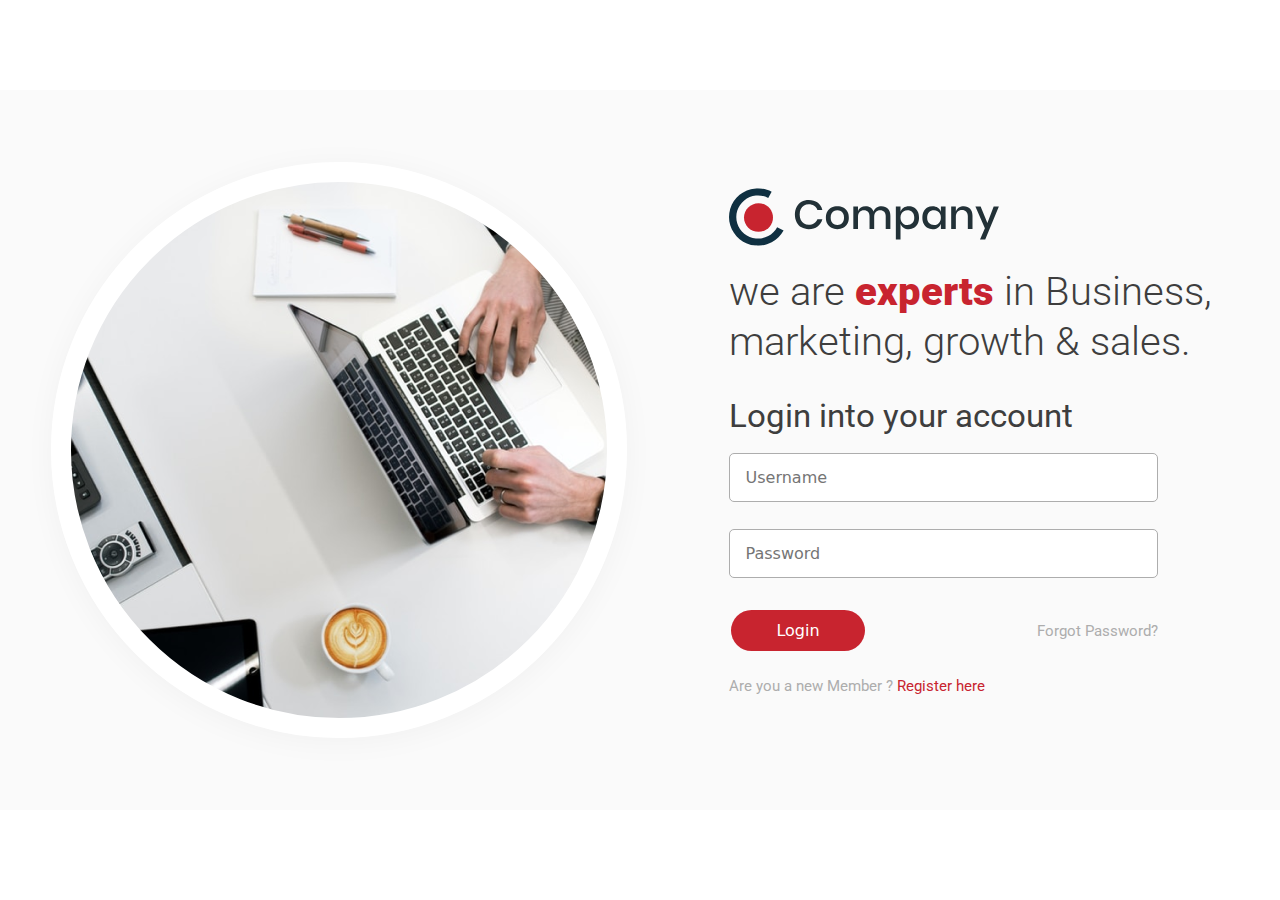
<file: index.html>
<!DOCTYPE html>
<html lang="en">
  <head>
    <meta charset="UTF-8" />
    <meta http-equiv="X-UA-Compatible" content="IE=edge" />
    <meta name="viewport" content="width=device-width, initial-scale=1.0" />
    <title>login page</title>
    <link href="./css/bootstrap.min.css" rel="stylesheet" />
    <link href="./css/style.css" rel="stylesheet" />
    <link
      rel="stylesheet"
      href="https://fonts.googleapis.com/css?family=Roboto"
    />
  </head>
  <body>
    <div class="login-page ">
      <div class="login-wrapper off-white-bg">
        <div class="image-wrapper">
          <div class="img"></div>
        </div>

        <div class="login-form">
          <div class="form-wrapper">
            <img class="company-logo" src="./images/header-logo.svg" />
            <h1 class="info-text">
              we are <span>experts</span> in Business, marketing, growth &
              sales.
            </h1>
            <p class="form-label">Login into your account</p>
            <div class="form">
              <input
                class="input-username"
                type="text"
                name=""
                id=""
                placeholder="Username"
              />
              <input
                class="input-password"
                type="password"
                name=""
                id=""
                placeholder="Password"
              />
              <div class="login-btn-wrapper">
                <button class="btn-login">
                  <span class="login-text">Login</span>
                </button>
                <p class="forgot-pwd">Forgot Password?</p>
              </div>

              <p class="register-link">
                Are you a new Member ? <span class="link">Register here</span>
              </p>
            </div>
          </div>
        </div>
      </div>
    </div>
  </body>
</html>
</file>
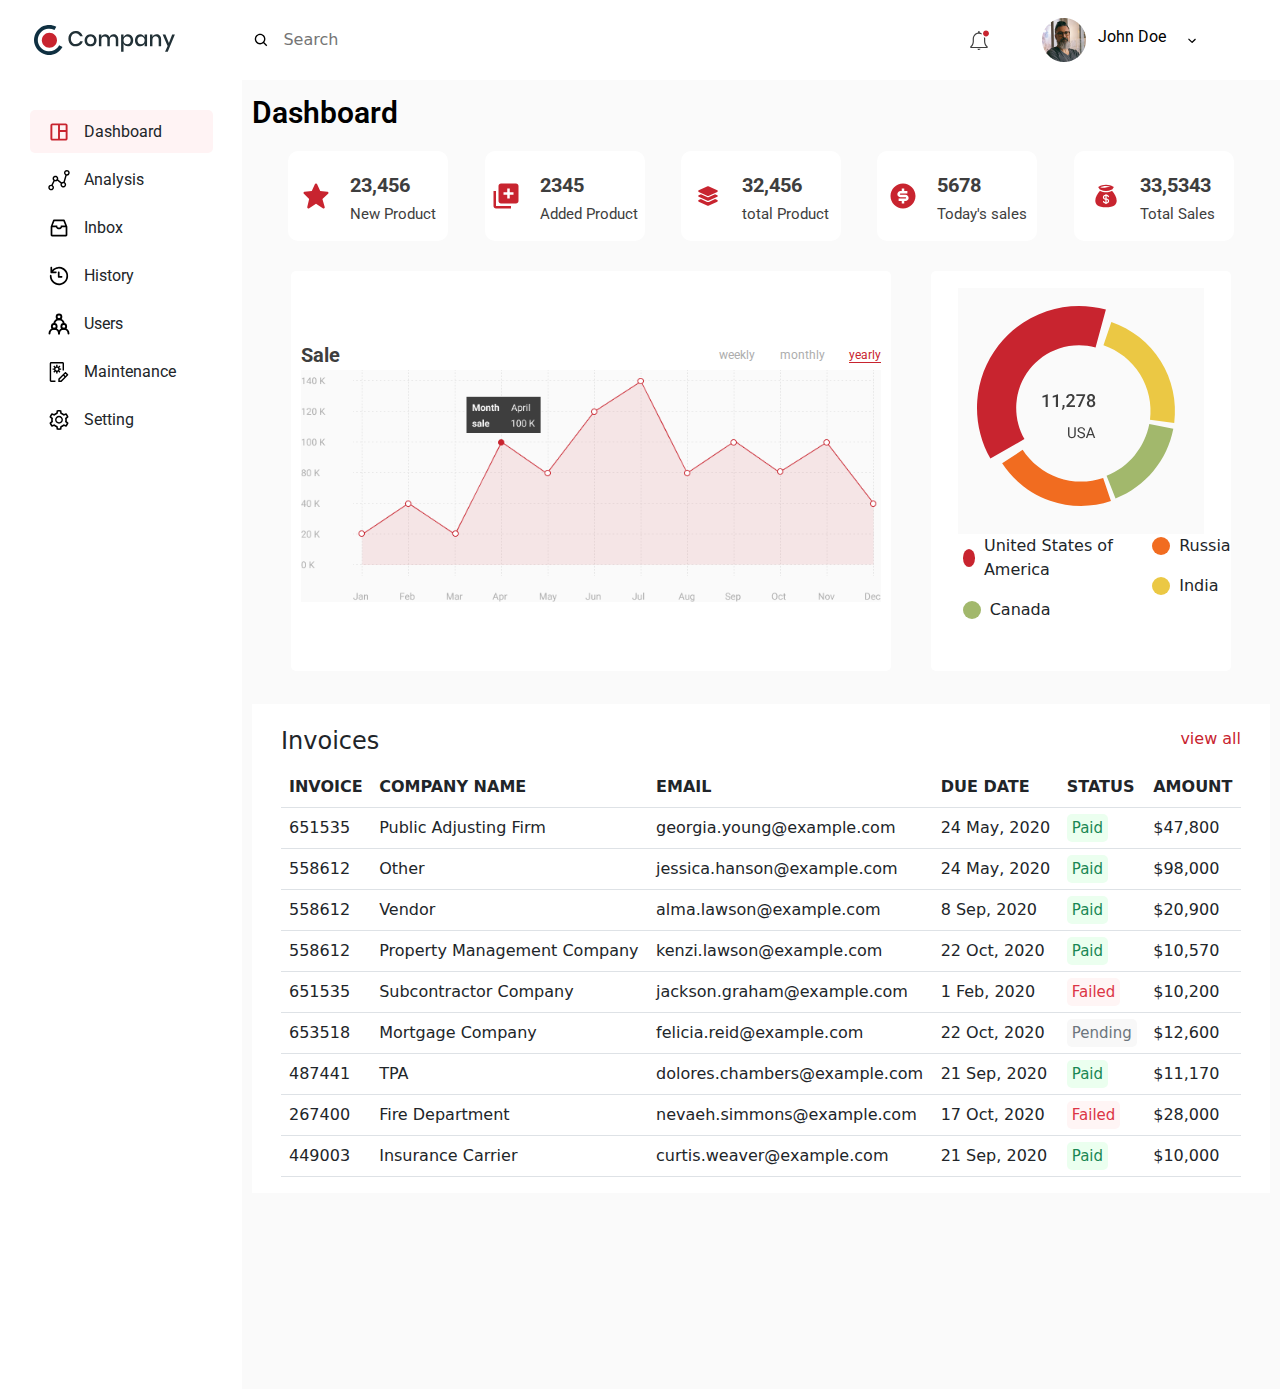
<file: dashboard.html>
<!DOCTYPE html>
<html lang="en">
  <head>
    <meta charset="UTF-8" />
    <meta http-equiv="X-UA-Compatible" content="IE=edge" />
    <meta name="viewport" content="width=device-width, initial-scale=1.0" />
    <title>dashboard</title>
    
    <link
      href="https://cdn.jsdelivr.net/npm/bootstrap@5.3.0-alpha1/dist/css/bootstrap.min.css"
      rel="stylesheet"
      integrity="sha384-GLhlTQ8iRABdZLl6O3oVMWSktQOp6b7In1Zl3/Jr59b6EGGoI1aFkw7cmDA6j6gD"
      crossorigin="anonymous"
    />
    <link href="./css/bootstrap.min.css" rel="stylesheet" />

    <link href="./css/style.css" rel="stylesheet" />
    <link href="./css/responsive.css" rel="stylesheet" />
    <link
      rel="stylesheet"
      href="https://fonts.googleapis.com/css?family=Roboto"
    />
  </head>
  <script
    src="https://cdn.jsdelivr.net/npm/bootstrap@5.3.0-alpha1/dist/js/bootstrap.bundle.min.js"
    integrity="sha384-w76AqPfDkMBDXo30jS1Sgez6pr3x5MlQ1ZAGC+nuZB+EYdgRZgiwxhTBTkF7CXvN"
    crossorigin="anonymous"
  ></script>
  <script src="./js/bootstrap.bundle.js"></script>

  <body>
    <div class="dashboard">
      <nav class="navbar">
        <div class="nav-wrapper">
          <div class="nav-left">
            <button
              class="btn  d-lg-none"
              type="button"
              data-bs-toggle="offcanvas"
              data-bs-target="#offcanvasResponsive"
              aria-controls="offcanvasResponsive"
            >
              <img src="./images/menu-bar.svg" alt="">
            </button>

            <div class="nav-logo"></div>
            <div class="nav-search">
              <img src="./images/search-icon.svg" alt="" class="search-icon" />
              <input
                type="search"
                id="gsearch"
                name="gsearch"
                class="nav-search-field"
                placeholder="Search"
              />
            </div>
          </div>
          <div class="nav-right">
            <img
              src="./images/notification-icon.svg"
              alt=""
              class="notify-img"
            />
            <div class="profile-img"></div>
            <h6 class="username">John Doe</h6>
            <img src="./images/downward-arrow.svg" alt="" class="down-arrow" />
          </div>
        </div>
      </nav>

      <div class="dashboard-wrapper">
        <div class="page">
          <div
            class="offcanvas-lg offcanvas-start"
            tabindex="-1"
            id="offcanvasResponsive"
            aria-labelledby="offcanvasResponsiveLabel"
          >
            <div class="offcanvas-header">
              <img src="./images/header-logo.svg" alt="">
              <button
                type="button"
                class="btn-close"
                data-bs-dismiss="offcanvas"
                data-bs-target="#offcanvasResponsive"
                aria-label="Close"
              ></button>
            </div>
            <div class="offcanvas-body">
              <div class="mb-0">
                <div class="sidebar">
                  <div class="sidebar-wrapper">
                    <div class="sidebar-items">
                      <div class="sidebar-item item-1 active-item">
                        <img
                          class="dashboard-sidebar-icon active-img"
                          src="./images/dashboard-active.svg"
                          alt=""
                        />
                        <h6 class="sidebar-text active-text">Dashboard</h6>
                      </div>
                      <div class="sidebar-item item-2">
                        <img
                          class="dashboard-sidebar-icon"
                          src="./images/graph-default.svg"
                          alt=""
                        />
                        <h6 class="sidebar-text">Analysis</h6>
                      </div>
                      <div class="sidebar-item item-3">
                        <img
                          class="dashboard-sidebar-icon"
                          src="./images/inbox-default.svg"
                          alt=""
                        />
                        <h6 class="sidebar-text">Inbox</h6>
                      </div>
                      <div class="sidebar-item item-4">
                        <img
                          class="dashboard-sidebar-icon"
                          src="./images/clock-default.svg"
                          alt=""
                        />
                        <h6 class="sidebar-text">History</h6>
                      </div>
                      <div class="sidebar-item item-5">
                        <img
                          class="dashboard-sidebar-icon"
                          src="./images/user-default.svg"
                          alt=""
                        />
                        <h6 class="sidebar-text">Users</h6>
                      </div>
                      <div class="sidebar-item item-6">
                        <img
                          class="dashboard-sidebar-icon"
                          src="./images/maintenance-default.svg"
                          alt=""
                        />
                        <h6 class="sidebar-text">Maintenance</h6>
                      </div>
                      <div class="sidebar-item item-7">
                        <img
                          class="dashboard-sidebar-icon"
                          src="./images/setting-default.svg"
                          alt=""
                        />
                        <h6 class="sidebar-text">Setting</h6>
                      </div>
                    </div>
                  </div>
                </div>
              </div>
            </div>
          </div>

          <div class="dashboard-page">
            <span class="page-title">Dashboard</span>

            <div class="product-analysis">
              <div class="counts">
                <div class="count count-item-1">
                  <img src="./images/star.svg" alt="" />
                  <div class="product-text">
                    <span class="number">23,456</span>
                    <span class="count-text">New Product</span>
                  </div>
                </div>

                <div class="count count-item-2">
                  <img src="./images/new-product.svg" alt="" />
                  <div class="product-text">
                    <span class="number">2345</span>
                    <span class="count-text">Added Product</span>
                  </div>
                </div>

                <div class="count count-item-3">
                  <img src="./images/total-product.svg" alt="" />
                  <div class="product-text">
                    <span class="number">32,456</span>
                    <span class="count-text">total Product</span>
                  </div>
                </div>

                <div class="count count-item-1">
                  <img src="./images/dollar-filled.svg" alt="" />
                  <div class="product-text">
                    <span class="number">5678</span>
                    <span class="count-text">Today's sales</span>
                  </div>
                </div>

                <div class="count count-item-1">
                  <img src="./images/money-bag.svg" alt="" />
                  <div class="product-text">
                    <span class="number">33,5343</span>
                    <span class="count-text">Total Sales</span>
                  </div>
                </div>
              </div>
            </div>
            <div class="charts">
              <div class="sales-graph">
                <nav class="sales-graph-nav">
                  <div class="sales-nav-item">
                    <span class="nav-text-sale">Sale</span>
                    <span class="nav-right-text">
                      <div class="time-option">
                        <span>weekly</span>
                        <span>monthly</span>
                        <span class="active-time-option">yearly</span>
                      </div>
                    </span>
                  </div>
                </nav>
                <img src="./images/data-graph.png" alt="" />
              </div>
              <div class="paichart sales-by-country white-bg">
                <img
                  class=""
                  src="./images/pie-chart.svg"
                  alt=""
                />
                <div class="notation d-flex">

            
                <ul class="countries">
                  <li class="country country_1">
                    <p class="color color_1"></p>
                    <p>United States of America</p>
                  </li>
                  <li class="country country_2">
                    <p class="color color_2"></p>
                    <p>Canada</p>
                  </li>
                </ul>
                <ul class="countries">
                  <li class="country country_3">
                    <p class="color color_3"></p>
                    <p>Russia</p>
                  </li>
                  <li class="country country_4">
                    <p class="color color_4"></p>
                    <p>India</p>
                  </li>
                </ul>
              </div>
              </div>
            </div>

            <div class="invoice bg-white">
              <div class="heading d-flex justify-content-between">
                <h4>Invoices</h4>
                <p><span class="view-all">view all</span></p>
              </div>
              <div class="table-responsive">
                <table class="table ">
                  <thead>
                    <tr>
                      <th scope="col">INVOICE</th>
                      <th scope="col">COMPANY NAME</th>
                      <th scope="col">EMAIL</th>
                      <th scope="col">DUE DATE</th>
                      <th scope="col">STATUS</th>
                      <th scope="col">AMOUNT</th>
                    </tr>
                  </thead>
                  <tbody>
                    <tr>
                      <td>651535</td>
                      <td>Public Adjusting Firm</td>
                      <td>georgia.young@example.com</td>
                      <td>24 May, 2020</td>
                      <td><span class="text-success">Paid</span></td>
                      <td>$47,800</td>
                    </tr>
                    <tr>
                      <td>558612</td>
                      <td>Other</td>
                      <td>jessica.hanson@example.com</td>
                      <td>24 May, 2020</td>
                      <td><span class="text-success">Paid</span></td>
                      <td>$98,000</td>
                    </tr>
                    <tr>
                      <td>558612</td>
                      <td>Vendor</td>
                      <td>alma.lawson@example.com</td>
                      <td>8 Sep, 2020</td>
                      <td><span class="text-success">Paid</span></td>
                      <td>$20,900</td>
                    </tr>
                    <tr>
                      <td>558612</td>
                      <td>Property Management Company</td>
                      <td>kenzi.lawson@example.com</td>
                      <td>22 Oct, 2020</td>
                      <td><span class="text-success">Paid</span></td>
                      <td>$10,570</td>
                    </tr>
                    <tr>
                      <td>651535</td>
                      <td>Subcontractor Company</td>
                      <td>jackson.graham@example.com</td>
                      <td>1 Feb, 2020</td>
                      <td><span class="text-danger">Failed</span></td>
                      <td>$10,200</td>
                    </tr>
                    <tr>
                      <td>653518</td>
                      <td>Mortgage Company</td>
                      <td>felicia.reid@example.com</td>
                      <td>22 Oct, 2020</td>
                      <td><span class="text-secondary">Pending</span></td>
                      <td>$12,600</td>
                    </tr>
                    <tr>
                      <td>487441</td>
                      <td>TPA</td>
                      <td>dolores.chambers@example.com</td>
                      <td>21 Sep, 2020</td>
                      <td><span class="text-success">Paid</span></td>
                      <td>$11,170</td>
                    </tr>
                    <tr>
                      <td>267400</td>
                      <td>Fire Department</td>
                      <td>nevaeh.simmons@example.com</td>
                      <td>17 Oct, 2020</td>
                      <td><span class="text-danger">Failed</span></td>
                      <td>$28,000</td>
                    </tr>
                    <tr>
                      <td>449003</td>
                      <td>Insurance Carrier</td>
                      <td>curtis.weaver@example.com</td>
                      <td>21 Sep, 2020</td>
                      <td><span class="text-success">Paid</span></td>
                      <td>$10,000</td>
                    </tr>
                  </tbody>
                </table>
              </div>
            </div>
          </div>
        </div>
      </div>
    </div>
  </body>
</html>
</file>
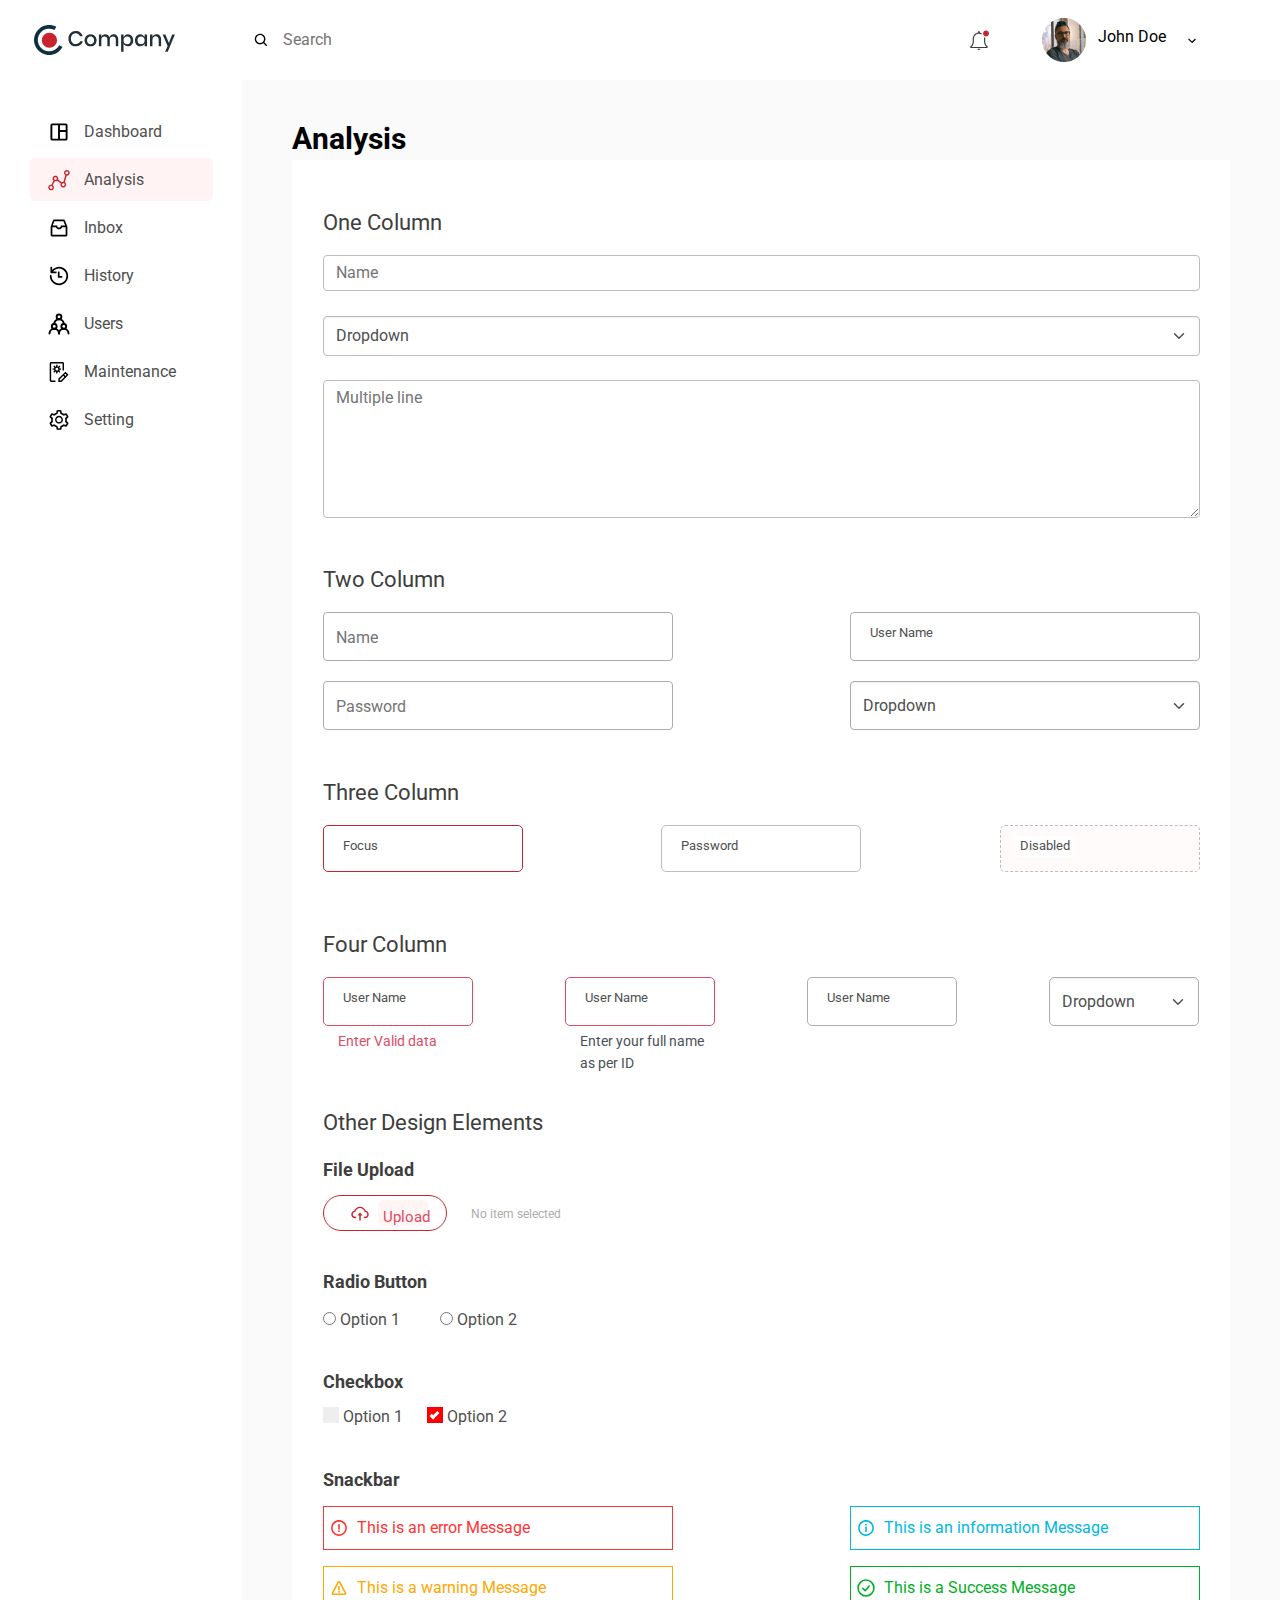
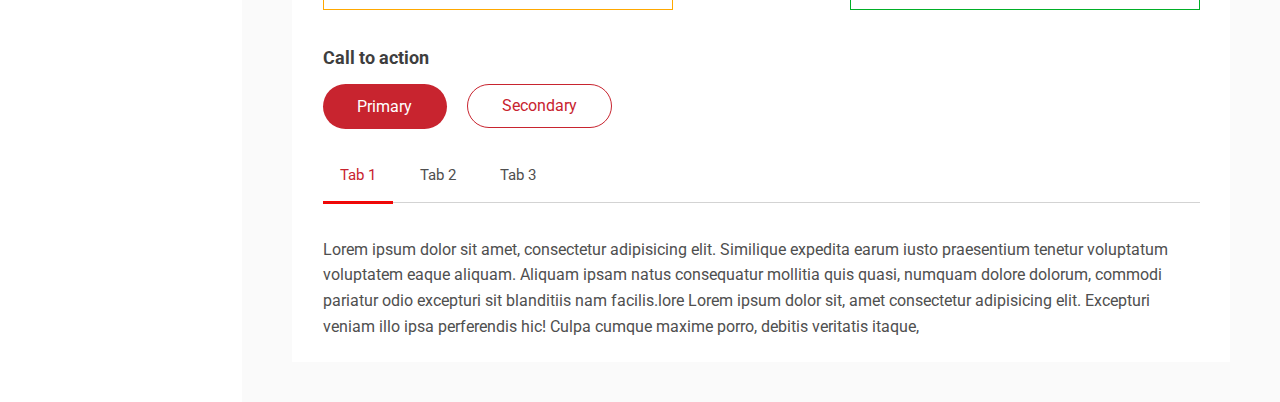
<file: innerpage.html>
<!DOCTYPE html>
<html lang="en">
  <head>
    <meta charset="UTF-8" />
    <meta http-equiv="X-UA-Compatible" content="IE=edge" />
    <meta name="viewport" content="width=device-width, initial-scale=1.0" />
    <title>inner page</title>
    <link href="./css/bootstrap.min.css" rel="stylesheet" />
    <link href="./css/mdb.min.css" rel="stylesheet" />
    <script src="./js/mdb.min.js"></script>
    <script src="./js/bootstrap.bundle.js"></script>

    <link href="./css/style.css" rel="stylesheet" />
    <link href="./css/responsive.css" rel="stylesheet" />

    <link
      rel="stylesheet"
      href="https://fonts.googleapis.com/css?family=Roboto"
    />
  </head>

  <body>
    <div class="innerpage">
      <div class="navbar" style="box-shadow: none">
        <div class="nav-wrapper">
          <div class="nav-left">
            <button
              class="btn d-lg-none toggle-button"
              type="button"
              data-bs-toggle="offcanvas"
              data-bs-target="#offcanvasResponsive"
              aria-controls="offcanvasResponsive"
              style="box-shadow: none"
            >
              <img src="./images/menu-bar.svg" alt="" />
            </button>

            <div class="nav-logo"></div>
            <div class="nav-search">
              <img src="./images/search-icon.svg" alt="" class="search-icon" />
              <input
                type="search"
                id="gsearch"
                name="gsearch"
                class="nav-search-field"
                placeholder="Search"
              />
            </div>
          </div>
          <div class="nav-right">
            <img
              src="./images/notification-icon.svg"
              alt=""
              class="notify-img"
            />
            <div class="profile-img"></div>
            <h6 class="username">John Doe</h6>
            <img src="./images/downward-arrow.svg" alt="" class="down-arrow" />
          </div>
        </div>
      </div>

      <div class="innerpage-wrapper">
        <section class="page">
          <div
            class="offcanvas-lg offcanvas-start"
            tabindex="-1"
            id="offcanvasResponsive"
            aria-labelledby="offcanvasResponsiveLabel"
          >
            <div class="offcanvas-header">
              <h5 class="offcanvas-title" id="offcanvasResponsiveLabel">
                <img src="./images/header-logo.svg" alt="">
              </h5>
              <button
                type="button"
                class="btn-close"
                data-bs-dismiss="offcanvas"
                data-bs-target="#offcanvasResponsive"
                aria-label="Close"
              ></button>
            </div>
            <div class="offcanvas-body">
              <div class="mb-0">
                <div class="sidebar">
                  <div class="sidebar-wrapper">
                    <div class="sidebar-items">
                      <div class="sidebar-item item-1 ">
                        <img
                          class="dashboard-sidebar-icon"
                          src="./images/dashboard-default.svg"
                          alt=""
                        />
                        <h6 class="sidebar-text ">Dashboard</h6>
                      </div>
                      <div class="sidebar-item item-2 active-item">
                        <img
                          class="dashboard-sidebar-icon"
                          src="./images/graph-active.svg"
                          alt=""
                        />
                        <h6 class="sidebar-text active-text">Analysis</h6>
                      </div>
                      <div class="sidebar-item item-3">
                        <img
                          class="dashboard-sidebar-icon"
                          src="./images/inbox-default.svg"
                          alt=""
                        />
                        <h6 class="sidebar-text">Inbox</h6>
                      </div>
                      <div class="sidebar-item item-4">
                        <img
                          class="dashboard-sidebar-icon"
                          src="./images/clock-default.svg"
                          alt=""
                        />
                        <h6 class="sidebar-text">History</h6>
                      </div>
                      <div class="sidebar-item item-5">
                        <img
                          class="dashboard-sidebar-icon"
                          src="./images/user-default.svg"
                          alt=""
                        />
                        <h6 class="sidebar-text">Users</h6>
                      </div>
                      <div class="sidebar-item item-6">
                        <img
                          class="dashboard-sidebar-icon"
                          src="./images/maintenance-default.svg"
                          alt=""
                        />
                        <h6 class="sidebar-text">Maintenance</h6>
                      </div>
                      <div class="sidebar-item item-7">
                        <img
                          class="dashboard-sidebar-icon"
                          src="./images/setting-default.svg"
                          alt=""
                        />
                        <h6 class="sidebar-text">Setting</h6>
                      </div>
                    </div>
                  </div>
                </div>
              </div>
            </div>
          </div>

          <div class="analysis-form off-white-bg">
            <div class="page-title">
              <h5>Analysis</h5>
            </div>
            <div class="analysis-form-wrapper white-bg">
              <div class="one-column">
                <div class="sub-title">
                  <span>One Column</span>
                </div>
                <form>
                  <div class="form-group">
                    <input
                      type="email"
                      class="form-control"
                      id="exampleFormControlInput1"
                      placeholder="Name"
                    />
                  </div>
                  <div class="form-group dropdown">
                    <label for="dropdown"></label>
                    <select
                      class="form-select"
                      name="dropdown"
                      aria-label="Dropdown"
                    >
                      <option selected>Dropdown</option>
                      <option value="1">One</option>
                      <option value="2">Two</option>
                      <option value="3">Three</option>
                    </select>
                  </div>
                  <div class="mt-4">
                    <textarea
                      class="form-control"
                      id="exampleFormControlTextarea1"
                      rows="5"
                      placeholder="Multiple line"
                    ></textarea>
                  </div>
                </form>
              </div>
              <div class="two-column">
                <div class="sub-title">
                  <span>Two Column</span>
                </div>
                <form>
                  <div
                    class="d-flex w-100 justify-content-between two-column-input-1"
                  >
                    <div class="form-group">
                      <input
                        type="text"
                        class="form-control w-40 two-field"
                        id="exampleFormControlInput1"
                        placeholder="Name"
                      />
                    </div>
                    <div class="did-floating-label-content">
                      <input
                        class="form-control did-floating-input two-field"
                        type="text"
                        placeholder=""
                      />
                      <label class="did-floating-label">User Name</label>
                    </div>
                  </div>
                  <div class="d-flex w-100 justify-content-between two-column-input-2">
                    <div class="form-group">
                      <input
                        type="password"
                        class="form-control two-field"
                        id="exampleFormControlInput1"
                        placeholder="Password"
                      />
                    </div>
                    <div class="">
                      <select
                        class="form-select two-field"
                        name="dropdown"
                        aria-label="Dropdown"
                      >
                        <option selected>Dropdown</option>
                        <option value="1">One</option>
                        <option value="2">Two</option>
                        <option value="3">Three</option>
                      </select>
                    </div>
                  </div>
                </form>
              </div>
              <div class="three-column">
                <div class="sub-title">
                  <span>Three Column</span>
                </div>
                <div class="d-flex justify-content-between three-column-inputs">
                  <div class="did-floating-label-content">
                    <input
                      class="form-control did-floating-input three-column-field"
                      type="text"
                      placeholder=""
                      style="border: 1px solid #c8242f"
                    />
                    <label class="did-floating-label">Focus</label>
                  </div>

                  <div class="did-floating-label-content">
                    <input
                      class="form-control did-floating-input three-column-field"
                      type="password"
                      placeholder=""
                    />
                    <label class="did-floating-label">Password</label>
                  </div>

                  <div class="did-floating-label-content">
                    <input
                      class="form-control disabled-field did-floating-input three-column-field"
                      type="text"
                      placeholder=""
                      style="
                        background: rgb(255, 251, 251);
                        border-style: dashed;
                      "
                      disabled
                    />
                    <label class="did-floating-label">Disabled</label>
                  </div>
                </div>
              </div>

              <div class="four-column-main">
                <div class="sub-title">
                  <span>Four Column</span>
                </div>
                <div
                  class="d-flex justify-content-between w-100 four-columns-inputs"
                >
                  <div class="did-floating-label-content">
                    <input
                      class="form-control did-floating-input two-field is-invalid four-column"
                      type="text"
                      placeholder=""
                      id="validationServer03"
                    />
                    <label class="did-floating-label">User Name</label>
                    <div class="invalid-feedback" style="padding-left: 15px">
                      Enter Valid data
                    </div>
                  </div>

                  <div class="did-floating-label-content">
                    <input
                      class="form-control did-floating-input two-field is-invalid four-column"
                      type="text"
                      placeholder=""
                      id="validationServer03"
                    />
                    <label class="did-floating-label">User Name</label>
                    <div
                      class="invalid-feedback text-dark-emphasis"
                      style="padding-left: 15px"
                    >
                      Enter your full name as per ID
                    </div>
                  </div>

                  <div class="did-floating-label-content">
                    <input
                      class="form-control did-floating-input two-field four-column"
                      type="text"
                      placeholder=""
                    />
                    <label class="did-floating-label">User Name</label>
                  </div>

                  <div class="">
                    <select
                      class="form-select four-column"
                      name="dropdown"
                      aria-label="Dropdown"
                    >
                      <option selected>Dropdown</option>
                      <option value="1">One</option>
                      <option value="2">Two</option>
                      <option value="3">Three</option>
                    </select>
                  </div>
                </div>
              </div>

              <div class="other-design-element-main">
                <div class="sub-title">
                  <span>Other Design Elements</span>
                </div>
                <div class="upload">
                  <div class="sub-title-2">
                    <span>File Upload</span>
                  </div>
                  <div class="d-flex">
                    <div
                      class="upload-btn d-flex justify-content-center align-items-center"
                    >
                      <img
                        class="mx-2"
                        src="./images/cloud-upload-icon.svg"
                        alt=""
                      />
                      <span class="upload-text text-danger">Upload</span>
                    </div>
                    <div
                      class="upload-file-text d-flex align-items-center mx-4"
                    >
                      <span> No item selected </span>
                    </div>
                  </div>
                </div>
                <div class="radio-button">
                  <div class="sub-title-2">
                    <span>Radio Button</span>
                  </div>
                  <div class="radio-options d-flex">
                    <div class="">
                      <input type="radio" id="auto" value="auto" />
                      <label for="auto">Option 1</label><br />
                    </div>
                    <div class="form-check mx-3">
                      <input type="radio" id="Red" value="Red" />
                      <label for="Red">Option 2</label>
                    </div>
                  </div>
                </div>
                <div class="check-box">
                  <div class="sub-title-2">
                    <span>Checkbox</span>
                  </div>
                  <div class="d-flex">
                    <div class="check-1 d-flex">
                      <label class="contain">
                        <input type="checkbox" disabled />
                        <span class="checkmark"></span>
                      </label>
                      <div class="check-text">
                        <span>Option 1</span>
                      </div>
                    </div>
                    <div class="check-2 mx-4">
                      <label class="contain">
                        <input type="checkbox" checked="checked" />
                        <span class="checkmark"></span>
                      </label>
                      <div class="check-text">
                        <span>Option 2</span>
                      </div>
                    </div>
                  </div>
                </div>

                <div class="snackbar">
                  <div class="sub-title-2">
                    <span>Snackbar</span>
                  </div>

                  <div class="snakes">
                    <div
                      class="d-flex align-item-center justify-content-between mb-3 snacks-fields-1"
                    >
                      <div class="snack-1 snack d-flex align-items-center">
                        <img
                          src="./images/error-icon.svg "
                          class="snack-img"
                          alt=""
                        />
                        <span class="mx-2">This is an error Message</span>
                      </div>
                      <div class="snack-2 snack d-flex align-items-center">
                        <img
                          src="./images/info-icon.svg "
                          class="snack-img"
                          alt=""
                        />
                        <span class="mx-2">This is an information Message</span>
                      </div>
                    </div>
                    <div
                      class="d-flex align-item-center justify-content-between snacks-fields-2"
                    >
                      <div class="snack-3 snack d-flex align-items-center">
                        <img
                          src="./images/warning-icon.svg "
                          class="snack-img"
                          alt=""
                        />
                        <span class="mx-2">This is a warning Message</span>
                      </div>
                      <div class="snack-4 snack d-flex align-items-center">
                        <img
                          src="./images/success-icon.svg "
                          class="snack-img"
                          alt=""
                        />
                        <span class="mx-2">This is a Success Message</span>
                      </div>
                    </div>
                  </div>
                </div>

                <div class="call-to-action">
                  <div class="sub-title-2">
                    <span>Call to action</span>
                  </div>

                  <div class="buttons d-flex">
                    <div
                      class="button-1 d-flex align-items-center justify-content-center"
                    >
                      Primary
                    </div>
                    <div
                      class="button-2 d-flex align-items-center justify-content-center"
                    >
                      Secondary
                    </div>
                  </div>
                </div>

                <div class="tabs-and-text">
                  <div class="tabs d-flex">
                    <span class="tab-1 tab text-center active-tab">Tab 1</span>
                    <span class="tab-2 tab text-center">Tab 2</span>
                    <span class="tab-3 tab text-center">Tab 3</span>
                  </div>
                  <div class="line">
                    <hr />
                  </div>
                  <div class="tab-text">
                    <span
                      >Lorem ipsum dolor sit amet, consectetur adipisicing elit.
                      Similique expedita earum iusto praesentium tenetur
                      voluptatum voluptatem eaque aliquam. Aliquam ipsam natus
                      consequatur mollitia quis quasi, numquam dolore dolorum,
                      commodi pariatur odio excepturi sit blanditiis nam
                      facilis.lore Lorem ipsum dolor sit, amet consectetur
                      adipisicing elit. Excepturi veniam illo ipsa perferendis
                      hic! Culpa cumque maxime porro, debitis veritatis itaque,
                    </span>
                  </div>
                </div>
              </div>
            </div>
          </div>
        </section>
      </div>
    </div>
  </body>
</html>
</file>
<file: css/style.css>
* {
  opacity: 1;
  margin: 0px;
  padding: 0px;
}
.off-white-bg {
  background: #fafafa 0% 0% no-repeat padding-box;
}
.white-bg {
  background: #ffffff 0% 0% no-repeat padding-box;
}

.login-page {
  height: 100vh;
  width: 100%;
  display: flex;
  align-items: center;
  justify-content: center;
}
.login-wrapper {
  width: 1560px;
  height: 720px;
  display: flex;
  align-items: center;
  justify-content: space-around;
}
.image-wrapper {
  display: flex;
  align-items: center;
  justify-content: center;
}
.img {
  width: 576px;
  height: 576px;
  border-radius: 50%;
  background: url("../images/hero-image.png");
  box-shadow: 0px 4px 31px #0000000a;
  border: 20px solid #ffffff;
  opacity: 1;
}
.login-form {
  display: flex;
  align-items: center;
  justify-content: center;
  /* margin-left: 162px; */
}
.form-wrapper {
  display: flex;
  flex-direction: column;
  justify-content: start;
}
.company-logo {
  width: 272px;
  height: 58px;
  margin-bottom: 19.17px;
}
.info-text {
  width: 500px;
  height: 100px;
  text-align: left;
  font: normal normal 300 40px/47px Roboto;
  letter-spacing: 0px;
  color: #3e3e3e;
  margin-bottom: 31.17px;
}
.info-text span {
  font: normal normal 900 40px/53px Roboto;
  letter-spacing: 0px;
  color: #c8242f;
}
.form-label {
  /* width: 260px; */
  height: 33px;
  text-align: left;
  font: normal normal normal 33px Roboto;
  letter-spacing: 0px;
  color: #3e3e3e;
  margin-bottom: 23.45px;
}
.form {
  display: flex;
  flex-direction: column;
  width: 429px;
}
.input-username {
  height: 49px;
  background: #ffffff 0% 0% no-repeat padding-box;
  border: 1px solid #adadad;
  border-radius: 5px;
  padding: 0px 14.5px 0px 15.5px;
  margin-bottom: 27px;
}
.input-password {
  height: 49px;
  background: #ffffff 0% 0% no-repeat padding-box;
  border: 1px solid #adadad;
  border-radius: 5px;
  padding: 0px 14.5px 0px 15.5px;
  margin-bottom: 30.5px;
}
.login-btn-wrapper {
  display: flex;
  justify-content: space-between;
  margin-bottom: 23.13px;
}
.btn-login {
  width: 138px;
  height: 45px;
  background: #c8242f 0% 0% no-repeat padding-box;
  border-radius: 23px;
  border-color: rgba(255, 255, 255, 0);
}
.login-text {
  font: normal normal medium 18px/24px Roboto;
  background: #c8242f;
  color: #ffffff;
}
.forgot-pwd {
  height: 20px;
  font: normal normal normal 15px/20px Roboto;
  color: #adadad;
  margin-top: auto;
  margin-bottom: auto;
}
.register-link {
  height: 20px;
  text-align: left;
  font: normal normal normal 15px/20px Roboto;
  color: #adadad;
}
.link {
  height: 20px;
  text-align: left;
  font: normal normal normal 15px/20px Roboto;
  color: #c8242f;
}
/* //mobile// */

@media only screen and (min-width: 783px) and (max-width: 1024px) {
  .login-wrapper {
    width: 100%;
  }
  .img {
    height: 450px;
    width: 450px;
  }
  .company-logo {
    height: 45px;
  }
  .info-text {
    font-size: 30px;
    width: 300px;
    margin-bottom: 20px;
    height: fit-content;
  }
  .info-text span {
    font-size: 35px;
  }
  .form-label {
    font-size: 28px;
  }
  .form {
    width: 300px;
  }
}
@media only screen and (min-width: 360px) and (max-width: 782px) {
  .login-wrapper {
    flex-direction: column;
  }
  .login-wrapper {
    margin-top: 100px;
    height: 1500px;
    justify-content: center;
  }
  .img {
    width: 360px;
    height: 360px;
    background-position: center;
    border-width: 2px;
  }
  .form-wrapper {
    align-items: center;
    justify-content: center;
    width: 100vw;
  }
  .info-text {
    font-size: 25px;
    width: 100vw;
    margin-bottom: 20px;
    height: fit-content;
    text-align: center;
  }
  .form {
    width: 100vw;
    padding: 0px 35px 0px 35px;
  }
}

/* //dashboard// */

.dashboard {
  max-width: 1560px;
  max-height: 100vh;
  margin: 0px auto 0px auto;
}
.dashboard-wrapper {
  max-width: 1560px;
}
.navbar {
  max-width: 1560px;
  height: 80px;
  padding: 29px 34px;
}
.nav-wrapper {
  width: 1560px;
  height: 100%;
  display: flex;
  align-items: center;
  justify-content: space-between;
}
.nav-left {
  display: flex;
}
#toggle {
  display: none;
}
.expand-icon {
  width: 20px;
  height: 18px;
  margin-right: 25px;
  display: none;
  cursor: pointer;
}
/* //sidebar// */

.nav-logo {
  width: 142px;
  height: 30px;
  background-image: url("../images/header-logo.svg");
}
.nav-search {
  display: flex;
  align-items: center;
  width: 100px;
  margin-left: 76.67px;
}
.nav-search-field {
  border: #fffefe00;
}
.search-icon {
  width: 16px;
  height: 16px;
  margin-right: 14.74px;
}
.nav-right {
  display: flex;
  align-items: center;
}
.notify-img {
  width: 22px;
  height: 21px;
  margin-right: 52.28px;
}
.profile-img {
  width: 44px;
  height: 44px;
  /* UI Properties */
  background: transparent url("../images/profile.png") 0% 0% no-repeat
    padding-box;
}
.username {
  width: 70px;
  height: 21px;
  /* UI Properties */
  text-align: left;
  font: normal normal normal 16px/21px Roboto;
  letter-spacing: 0px;
  color: #000000;
  margin-left: 12px;
}
.down-arrow {
  width: 20px;
  height: 15px;
  margin-right: 43.53px;
  margin-left: 14.54px;
}

.page {
  display: flex;
}
.sidebar {
  width: 242px;
  height: 1279px;
}
.sidebar-items {
  margin: 30px 25px 30px 25px;
}
.sidebar-item {
  margin: auto;
  width: 183px;
  height: 43px;

  border-radius: 5px;
  display: flex;
  align-items: center;
  margin-bottom: 5px;
}
.active-item {
  background: #fff3f4 0% 0% no-repeat padding-box;
}
.dashboard-sidebar-icon {
  width: 24px;
  height: 24px;

  margin-left: 17.5px;
}
.sidebar-text {
  height: 21px;
  text-align: left;
  font: normal normal normal 16px/21px Roboto;
  margin-left: 12.5px;
}
.active-text {
  background: #fff3f4 0% 0% no-repeat padding-box;
}
.active-img {
  background: #fff3f4 0% 0% no-repeat padding-box;
}

.sidebar-item > h6 {
  margin-bottom: 0;
}

.dashboard-page {
  background: #fafafa 0% 0% no-repeat padding-box;
  padding: 50px 40.74px 51px 43px;
  display: flex;
  max-width: 1318px;
  flex-direction: column;
}
.page-title {
  width: 146px;
  height: 39px;
  /* UI Properties */
  text-align: left;
  font-family: Roboto;
  font-size: 30px;
  font-weight: 600;
  letter-spacing: 0px;
  color: #000000;
  background: #fafafa 0% 0% no-repeat padding-box;
}

.product-analysis {
  margin-top: 22.25px;
  max-width: 1400px;
}
.counts {
  display: grid;
  grid-template-columns: auto auto auto auto auto;
  background: #fafafa 0% 0% no-repeat padding-box;
}
.count {
  width: 219px;
  height: 116px;
  background: #ffffff 0% 0% no-repeat padding-box;
  display: flex;
  align-items: center;
  justify-content: center;
}
.count img {
  width: 33px;
  height: 33px;
}

.charts img {
  background: #fafafa 0% 0% no-repeat padding-box;
}
.product-text {
  display: flex;
  flex-direction: column;
  margin-left: 19.13px;
}
.number {
  width: 77px;
  height: 33px;
  /* UI Properties */
  text-align: left;
  font-family: Roboto;
  font-size: 25px;
  font-weight: bold;
  letter-spacing: 0px;
  color: #3e3e3e;
}
.count-text {
  width: fit-content;
  height: 20px;
  text-align: left;
  font-family: Roboto;
  font-size: 20px;
  letter-spacing: 0px;
  color: #3e3e3e;
}
.charts {
  display: flex;
  width: 100%;
  justify-content: space-between;
  margin-top: 30px;
  margin-bottom: 33px;
}
.sales-graph {
  width: 802px;
  height: 400px;
  border-radius: 5px;
  display: flex;
  justify-content: center;
  flex-direction: column;
  background: #ffffff 0% 0% no-repeat padding-box;

  padding: 23.52px 47.5px 28.9px 28px;
}
.sales-graph-nav {
  height: 30px;
}
.sales-nav-item {
  padding-bottom: 37.98px;
  display: flex;
  justify-content: space-between;
}
.nav-text-sale {
  width: 43px;
  height: 29px;
  /* UI Properties */
  text-align: left;
  font-family: Roboto;
  font-size: 20px;
  letter-spacing: 0px;
  color: #3e3e3e;
  font-weight: bold;
}
.nav-right-text {
  width: 162px;
  display: flex;
  justify-content: space-between;
  align-items: center;
}
.time-option {
  height: 16px;
  width: 100%;
  font: normal normal normal 12px/16px Roboto;
  letter-spacing: 0px;
  color: #adadad;
  display: flex;
  justify-content: space-between;
}
.active-time-option {
  color: #c8242f;
  padding-bottom: 10px;
  border-bottom: 1px solid #c8242f;
}
.paichart {
  width: 385px;
  height: 398px;
  border-radius: 5px;
  display: flex;
  flex-direction: column;
  align-items: center;
  justify-content: center;
}

.country {
  display: flex;
  align-items: center;
}

.countries .country .color {
  width: 18px;
  height: 18px;
  border-radius: 50%;
  margin-right: 9px;
}
.countries .country .color_1 {
  background-color: #c8242f;
}
.countries .country .color_2 {
  background-color: #a2b86c;
}
.countries .country .color_3 {
  background-color: #f16c20;
}
.countries .country .color_4 {
  background-color: #ebc844;
}

.invoice {
  padding-left: 29px;
  padding-right: 29px;
}
.heading {
  margin-top: 22.52px;
}
.text-success {
  width: 50px;
  height: 26px;
  font-size: 15px;
  padding: 5px;
  border-radius: 5px;
  background-color: #ebffef;
}
.text-danger {
  width: 50px;
  height: 26px;
  font-size: 15px;
  padding: 5px;
  border-radius: 5px;
  background-color: #fff5f5;
}
.text-secondary {
  width: 50px;
  height: 26px;
  font-size: 15px;
  padding: 5px;
  border-radius: 5px;
  background-color: #f8f8f8;
}
.view-all {
  color: #c8242f;
}
@media only screen and (min-width: 1224px) {
  .dashboard-page {
    padding: 10px 10px 10px 10px;
    width: 100%;
  }
  .counts {
    justify-content: space-evenly;
  }
  .charts {
    justify-content: space-evenly;
  }
  .count {
    width: 160px;
    height: 90px;
    border-radius: 10px;
  }
  .count img {
    height: 30px;
    width: 30px;
  }

  .number {
    font-size: 20px;
  }
  .count-text {
    font-size: 15px;
  }
  .sales-graph {
    width: 600px;
    height: 400px;
    padding: 10px 10px 10px 10px;
  }
  .paichart {
    width: 300px;
    height: 400px;
    border-radius: 5px;
    display: flex;
    flex-direction: column;
    align-items: center;
    justify-content: center;
  }
}

@media only screen and (min-width: 992px) and (max-width: 1023px) {
  .dashboard-page {
    padding: 10px 10px 10px 10px;
  }
  .counts {
    display: grid;
    grid-template-columns: auto auto auto;
    row-gap: 10px;
  }
  .count {
    width: 160px;
    height: 90px;
    border-radius: 10px;
  }
  .count img {
    height: 25px;
    width: 25px;
  }

  .number {
    font-size: 20px;
  }
  .count-text {
    font-size: 15px;
  }
  .charts {
    flex-direction: column;
    align-items: center;
  }
  .sales-graph {
    width: 500px;
    height: 250px;
  }
  .paichart {
    width: 500px;
    height: 250px;
    flex-direction: row;
  }
  .notation {
    flex-direction: column;
  }
}
@media only screen and (min-width: 741px) and (max-width: 991px) {
  .dashboard-page {
    padding: 10px 10px 10px 10px;
    width: 100%;
  }
  .counts {
    display: grid;
    grid-template-columns: auto auto auto auto;
    row-gap: 10px;
  }
  .count {
    width: 160px;
    height: 90px;
    border-radius: 10px;
  }
  .count img {
    height: 25px;
    width: 25px;
  }

  .number {
    font-size: 20px;
  }
  .count-text {
    font-size: 15px;
  }
  .charts {
    flex-direction: column;
    align-items: center;
  }
  .sales-graph {
    width: 500px;
    height: 250px;
  }
  .paichart {
    width: 500px;
    height: 250px;
    flex-direction: row;
  }
  .notation {
    flex-direction: column;
  }
}

@media only screen and (min-width: 516px) and (max-width: 740px) {
  .dashboard-page {
    width: 100%;
    padding: 10px 10px 10px 10px;
  }
  .counts {
    display: grid;
    grid-template-columns: auto auto auto;
    row-gap: 10px;
  }
  .count {
    width: 160px;
    height: 90px;
    border-radius: 10px;
  }
  .count img {
    height: 25px;
    width: 25px;
  }

  .number {
    font-size: 20px;
  }
  .count-text {
    font-size: 15px;
  }
  .charts {
    flex-direction: column;
    align-items: center;
  }
  .sales-graph {
    width: 500px;
    height: 250px;
  }
  .paichart {
    width: 500px;
    height: 250px;
    flex-direction: row;
  }
  .notation {
    flex-direction: column;
  }
}
@media only screen and (min-width: 360px) and (max-width: 516px) {
  .dashboard-page {
    padding: 10px 10px 10px 10px;
    width: 100%;
  }
  .counts {
    display: grid;
    grid-template-columns: auto auto;
    row-gap: 10px;
  }
  .count {
    width: 160px;
    height: 90px;
    border-radius: 10px;
  }
  .count img {
    height: 25px;
    width: 25px;
  }

  .number {
    font-size: 20px;
  }
  .count-text {
    font-size: 15px;
  }
  .charts {
    flex-direction: column;
    align-items: center;
  }
  .sales-graph {
    width: 390px;
    height: 200px;
    padding: 10px 10px 10px 25px;
  }
  .paichart {
    width: 400px;
    height: 400px;
    flex-direction: column;
  }
  .notation {
    flex-direction: row;
  }
}

/* //navbar only// */
@media only screen and (min-width: 360px) and (max-width: 800px) {
  .nav-logo {
    background-image: url("../images/mobile-header-logo.svg");
    width: 40px;
    background-repeat: no-repeat;
    background-position: center;
  }
  .down-arrow {
    margin-right: 3px;
  }
  .nav-search {
    margin-left: 10px;
  }
  .notify-img {
    display: none;
  }
  .navbar {
    padding: 5px 10px 5px 10px;
  }
  .toggle-button {
    padding: 3px;
  }
}

/* //analysis// */
.innerpage {
  max-width: 1560px;
  min-height: fit-content;
  margin: 0px auto 0px auto;
}

.analysis-form {
  width: 1318px;
  padding: 40.75px 50px 40px 50px;
}
.page-title h5 {
  width: 113px;
  height: 39px;
  text-align: left;
  letter-spacing: 0px;
  font-family: roboto;
  font-size: 30px;
  font-weight: bold;
  color: #000000;
}
.analysis-form-wrapper {
  padding: 22.5px 30.5px 22.5px 30.5px;
}
.sub-title span {
  width: 121px;
  height: 29px;
  font-size: 22px;
  font-family: Roboto;
  color: #3e3e3e;
}
.sub-title {
  margin-top: 22.52px;
  margin-bottom: 15px;
}
.one-column {
  margin-bottom: 44.2px;
}
.two-field {
  width: 563px;
  height: 49px;
  border: 1px solid #adadad;
}

.did-floating-label-content {
  position: relative;
  margin-bottom: 20px;
}
.did-floating-label {
  font-size: 13px;
  font-weight: normal;
  position: absolute;
  pointer-events: none;
  left: 15px;
  top: 11px;
  padding: 0 5px;
  background: #fff;
}

.did-floating-input:not(:placeholder-shown) ~ .did-floating-label {
  top: -8px;
  font-size: 13px;
}
.two-column {
  margin-bottom: 44.2px;
}
.three-column-field {
  width: 364px;
  height: 47px;
  border-radius: 5px;
}
.three-column {
  margin-bottom: 35.02px;
}
.four-column {
  width: 266px;
  height: 49px;
  border: 1px solid #adadad;
  border-radius: 5px;
}
.four-column-main {
  margin-bottom: 43.42px;
}
.upload-btn {
  width: 124px;
  height: 36px;
  border: 1px solid #c8242f;
  border-radius: 18px;
}
.upload-file-text span {
  width: 91px;
  height: 16px;
  font-family: Roboto;
  font-size: 12px;
  color: #adadad;
}
.upload {
  margin-bottom: 36.15px;
}
.sub-title-2 {
  height: 24px;
  font-size: 18px;
  font-family: Roboto;
  color: #3e3e3e;
  margin-bottom: 15.85px;
  font-weight: bold;
}

input[type="radio"] {
  accent-color: #ff0000;
}
.radio-button {
  margin-bottom: 32.52px;
}

.contain {
  display: block;
  position: relative;
  /* padding-left: 35px; */
  /* margin-bottom: 12px; */
  cursor: pointer;
  font-size: 22px;
  -webkit-user-select: none;
  -moz-user-select: none;
  -ms-user-select: none;
  user-select: none;
}

/* Hide the browser's default checkbox */
.contain input {
  position: absolute;
  opacity: 0;
  cursor: pointer;
  height: 0;
  width: 0;
}

/* Create a custom checkbox */
.checkmark {
  position: absolute;
  top: 0;
  left: 0;
  height: 16px;
  width: 16px;
  background-color: #eee;
}
.contain:hover input ~ .checkmark {
  background-color: #ccc;
}
.contain input:checked ~ .checkmark {
  background-color: red;
}
.checkmark:after {
  content: "";
  position: absolute;
  display: none;
}
.contain input:checked ~ .checkmark:after {
  display: block;
}
.contain .checkmark:after {
  left: 5px;
  top: 3px;
  width: 5px;
  height: 9px;
  border: solid white;
  border-width: 0 3px 3px 0;
  -webkit-transform: rotate(45deg);
  -ms-transform: rotate(45deg);
  transform: rotate(45deg);
}
.check-text {
  position: relative;
  margin-left: 20px;
  top: -3px;
}
.check-box {
  margin-bottom: 33px;
}
.snakes {
  margin-bottom: 34.15px;
}
.snack {
  width: 563px;
  height: 44px;
  padding: 5px;
}
.snack-img {
  height: 20px;
  width: 20px;
}
.snack-1 {
  border: 1px solid #ff3535;
  color: #ff3535;
}
.snack-2 {
  border: 1px solid #00b9e1;
  color: #00b9e1;
}
.snack-3 {
  border: 1px solid #ffa800;
  color: #ffa800;
}
.snack-4 {
  border: 1px solid #00af27;
  color: #00af27;
}
.button-1 {
  width: 124px;
  height: 45px;
  color: white;
  background: #c8242f;
  border-radius: 23px;
}
.button-2 {
  width: 145px;
  height: 44px;
  color: #c8242f;
  border: 1px solid #c8242f;
  border-radius: 22px;
  margin-left: 20.5px;
}
.call-to-action {
  margin-bottom: 34.65px;
}
.active-tab {
  border-bottom: 3px solid red;
  color: #c8242f;
}
.tab {
  width: 70px;
  font-size: 15px;
  font-family: roboto;

  margin-right: 10px;
  padding-bottom: 13.37px;
}
.line hr {
  height: 1px;
  position: relative;
  top: -18px;
}

/* /// inner page responsive  /// */
@media only screen and (min-width: 1316px) and (max-width: 1540px) {
  .two-field {
    width: 450px;
  }
  .three-column-field {
    width: 300px;
  }
  .four-column {
    width: 200px;
  }
  .snack {
    width: 450px;
  }
}
@media only screen and (min-width: 872px) and (max-width: 1315px) {
  .two-field {
    width: 350px;
  }
  .three-column-field {
    width: 200px;
  }
  .four-column {
    width: 150px;
  }
  .snack {
    width: 350px;
  }
}
@media only screen and (min-width: 746px) and (max-width: 871px) {
  .four-columns-inputs {
    flex-direction: column;
  }
  .two-column-input-1 {
    flex-direction: column;
  }
  .two-column-input-2 {
    flex-direction: column;
  }
  .snacks-fields-1 {
    flex-direction: column;
  }
  .snacks-fields-2 {
    flex-direction: column;
  }

  .two-field {
    width: 500px;
    margin-bottom: 10px;
  }
  .three-column-field {
    width: 200px;
  }
  .four-column {
    width: 350px;
  }
  .snack {
    width: 500px;
    margin-bottom: 10px;
  }
}

@media only screen and (min-width: 746px) and (max-width: 780px) {
  .three-column-field {
    width: 400px;
  }
  .three-column-inputs {
    flex-direction: column;
  }
}
@media only screen and (min-width: 360px) and (max-width: 745px) {
  .analysis-form {
    width: 100%;
    padding: 10.75px 15px 10px 15px;
  }
  .four-columns-inputs {
    flex-direction: column;
  }
  .two-column-input-1 {
    flex-direction: column;
  }
  .two-column-input-2 {
    flex-direction: column;
  }
  .snacks-fields-1 {
    flex-direction: column;
  }
  .snacks-fields-2 {
    flex-direction: column;
  }
  .three-column-inputs {
    flex-direction: column;
  }
  .two-field {
    width: 100%;
    margin-bottom: 10px;
  }
  .three-column-field {
    width: 60%;
    margin-bottom: 10px;
  }
  .four-column {
    width: 60%;
    margin-bottom: 10px;
  }
  .snack {
    width: 100%;
    margin-bottom: 10px;
  }
}
</file>
<file: css/responsive.css>

</file>
